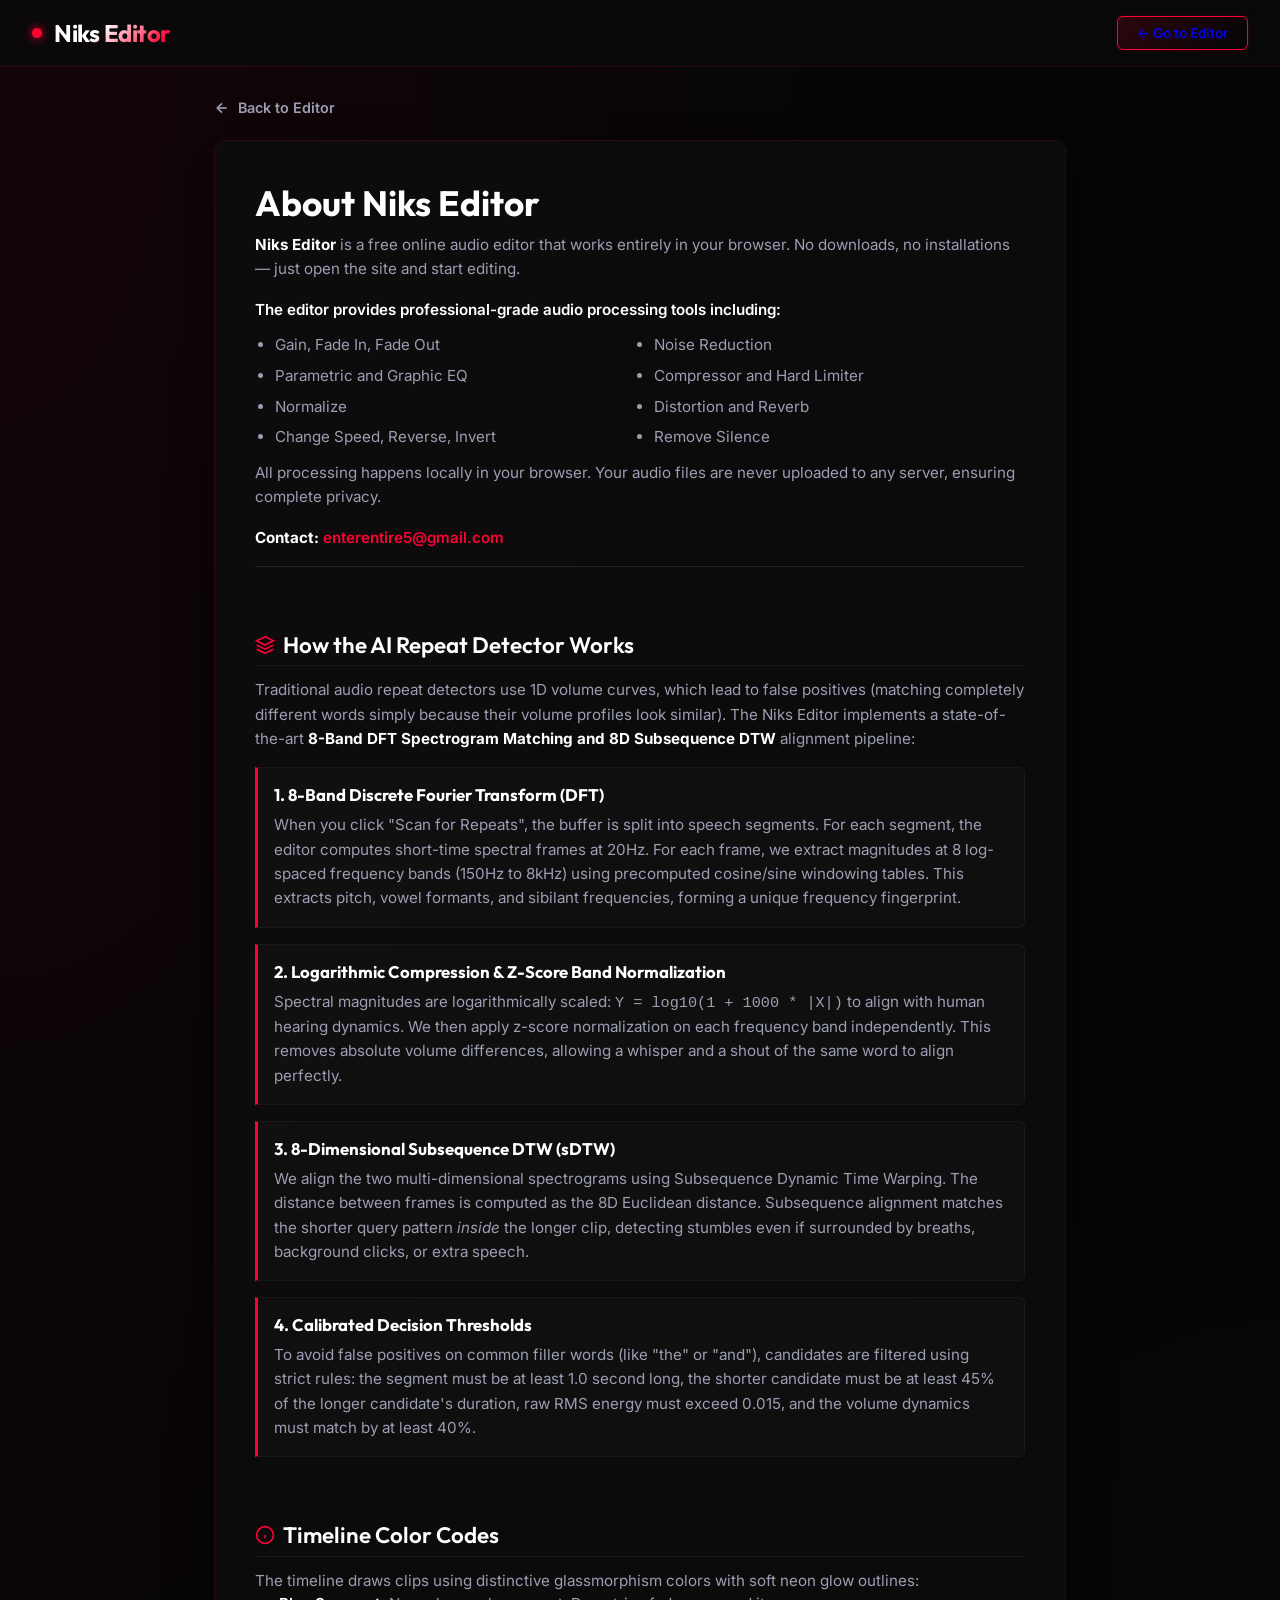
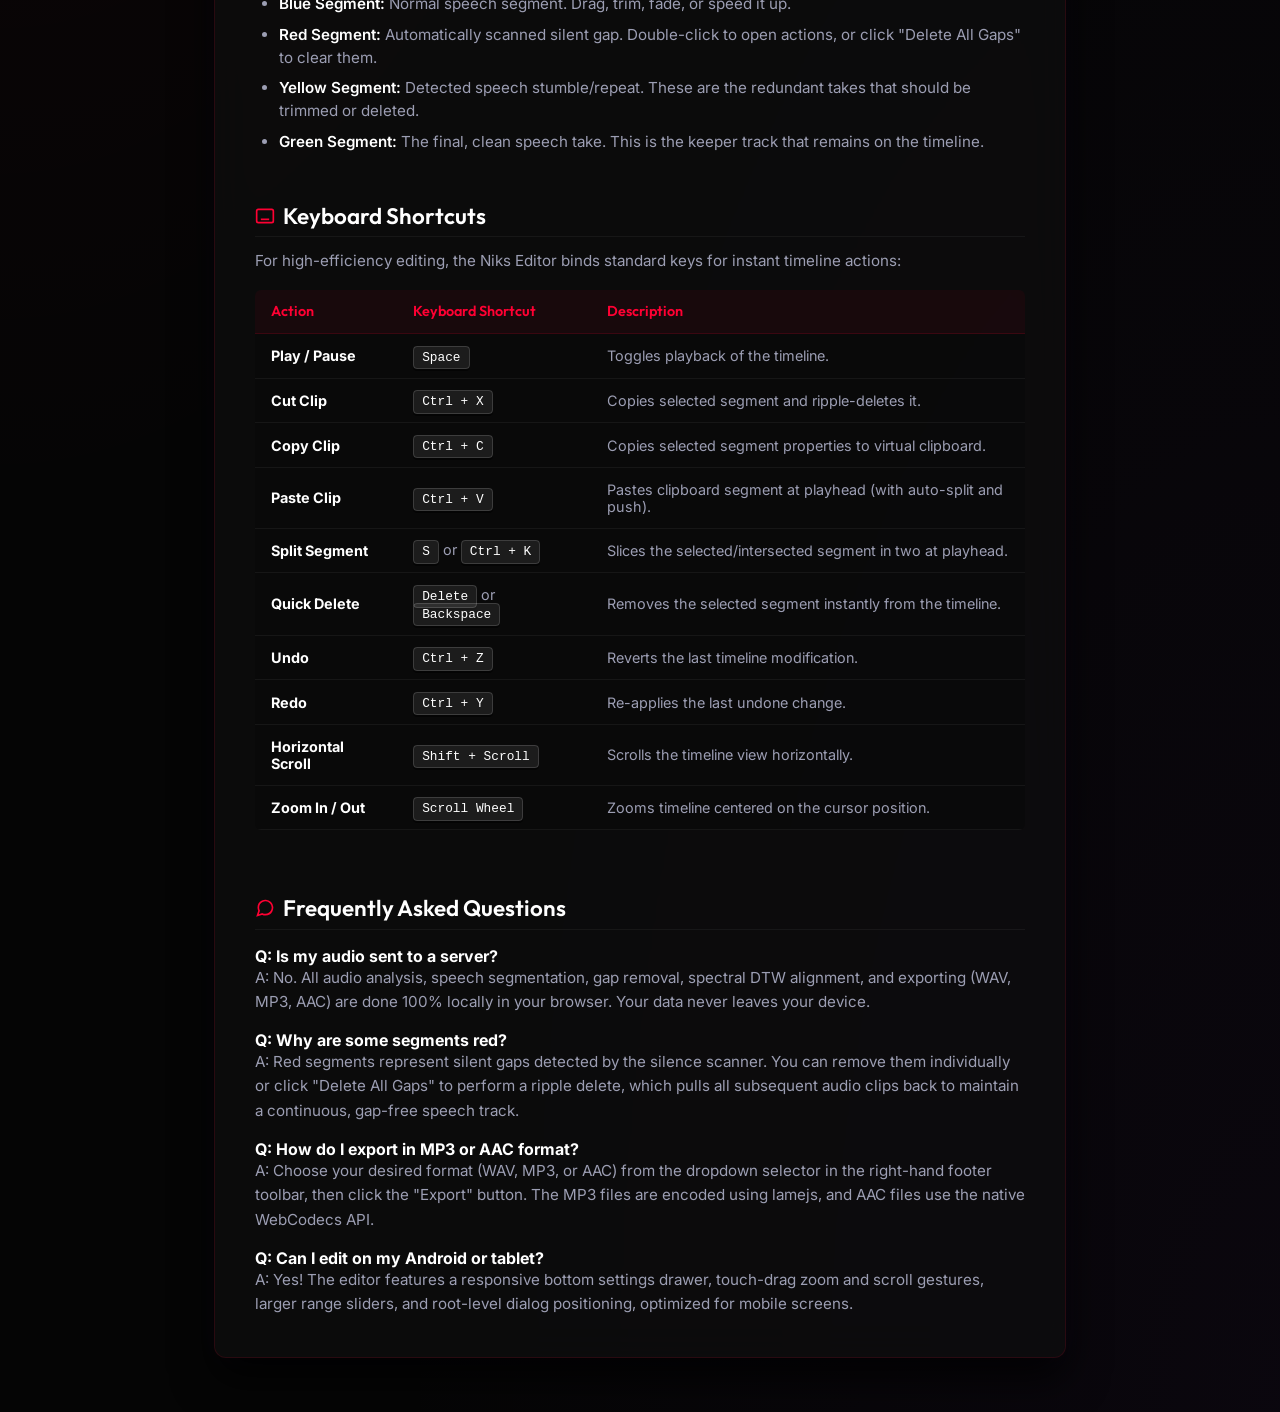
<file: about.html>
<!DOCTYPE html>
<html lang="en">
<head>
    <meta charset="UTF-8">
    <meta name="viewport" content="width=device-width, initial-scale=1.0">
    
    <!-- SEO Meta Tags -->
    <title>About & Help | Niks Editor - Spectral Repeat Detection Suite</title>
    <meta name="description" content="Discover how the Niks Editor uses advanced 8-band spectral analysis, log compression, and 8D subsequence DTW algorithms to identify speech stumbles and silence gaps online.">
    <meta name="keywords" content="audio editor online, speech repeat detector, audio spectrogram matching, remove silence gaps, speech stumble remover, subsequence dtw audio, online wave editor, voice cleaner tool">
    <meta name="author" content="Niks Audio Suite">
    
    <!-- Link main style sheet for global dark gradients and styling -->
    <link rel="stylesheet" href="styles.css">
    
    <!-- Page Specific Styles overrides -->
    <style>
        body {
            overflow-y: auto !important; /* Allow scroll since this is an article page */
            height: auto;
            min-height: 100vh;
        }
        .about-container {
            max-width: 900px;
            margin: 2rem auto 4rem auto;
            padding: 0 1.5rem;
        }
        .about-card {
            background: rgba(15, 15, 15, 0.7);
            border: 1px solid rgba(255, 0, 50, 0.12);
            border-radius: 12px;
            padding: 2.5rem;
            backdrop-filter: blur(20px);
            box-shadow: 0 20px 40px rgba(0, 0, 0, 0.8), 0 0 25px rgba(147, 51, 234, 0.05);
            display: flex;
            flex-direction: column;
            gap: 1.5rem;
        }
        .about-header {
            border-bottom: 1px solid rgba(255, 255, 255, 0.1);
            padding-bottom: 1rem;
            margin-bottom: 1rem;
        }
        .about-header h1 {
            font-family: 'Outfit', sans-serif;
            font-size: 2.2rem;
            font-weight: 700;
            background: linear-gradient(135deg, #fff 40%, var(--primary-red) 80%, var(--primary-purple) 100%);
            -webkit-background-clip: text;
            -webkit-text-fill-color: transparent;
            margin-bottom: 0.5rem;
        }
        .about-card h2 {
            font-family: 'Outfit', sans-serif;
            color: #fff;
            font-size: 1.4rem;
            font-weight: 600;
            margin-top: 1.5rem;
            margin-bottom: 0.75rem;
            border-bottom: 1px solid rgba(255, 255, 255, 0.05);
            padding-bottom: 0.4rem;
            display: flex;
            align-items: center;
            gap: 0.5rem;
        }
        .about-card h2 svg {
            color: var(--primary-red);
        }
        .about-card p {
            font-size: 0.95rem;
            line-height: 1.6;
            color: var(--text-muted);
        }
        .about-card ul {
            padding-left: 1.5rem;
            display: flex;
            flex-direction: column;
            gap: 0.5rem;
        }
        .about-card li {
            font-size: 0.95rem;
            color: var(--text-muted);
            line-height: 1.5;
        }
        .about-card strong {
            color: #fff;
        }
        .highlight-red {
            color: var(--primary-red);
            font-weight: 600;
        }
        .highlight-purple {
            color: var(--primary-purple);
            font-weight: 600;
        }
        .highlight-yellow {
            color: var(--repeat-color);
            font-weight: 600;
        }
        .highlight-green {
            color: var(--final-color);
            font-weight: 600;
        }
        .btn-back {
            display: inline-flex;
            align-items: center;
            gap: 0.5rem;
            color: var(--text-muted);
            text-decoration: none;
            font-weight: 600;
            font-size: 0.9rem;
            margin-bottom: 1.5rem;
            transition: all 0.2s ease;
            width: fit-content;
        }
        .btn-back:hover {
            color: var(--primary-red);
            text-shadow: 0 0 8px var(--primary-red-glow);
        }
        .shortcut-table {
            width: 100%;
            border-collapse: collapse;
            margin: 1rem 0;
            background: rgba(0, 0, 0, 0.2);
            border-radius: 6px;
            overflow: hidden;
        }
        .shortcut-table th, .shortcut-table td {
            padding: 0.8rem 1rem;
            text-align: left;
            border-bottom: 1px solid rgba(255, 255, 255, 0.05);
            font-size: 0.9rem;
        }
        .shortcut-table th {
            font-family: 'Outfit', sans-serif;
            color: var(--primary-red);
            font-weight: 600;
            background: rgba(255, 0, 50, 0.06);
            border-bottom: 1px solid rgba(255, 0, 50, 0.15);
        }
        .shortcut-table td {
            color: var(--text-muted);
        }
        .shortcut-key {
            background: rgba(255, 255, 255, 0.08);
            border: 1px solid rgba(255, 255, 255, 0.15);
            border-radius: 4px;
            padding: 0.2rem 0.5rem;
            font-family: monospace;
            font-size: 0.8rem;
            color: #fff;
            box-shadow: 0 2px 0 rgba(0,0,0,0.5);
        }
        .algo-step {
            background: rgba(255, 255, 255, 0.02);
            border: 1px solid rgba(255, 255, 255, 0.04);
            border-left: 3px solid var(--primary-red);
            padding: 1rem;
            border-radius: 0 6px 6px 0;
            margin-bottom: 1rem;
        }
        .algo-step h3 {
            font-family: 'Outfit', sans-serif;
            color: #fff;
            font-size: 1.05rem;
            margin-bottom: 0.5rem;
        }
        @media (max-width: 768px) {
            .about-card {
                padding: 1.5rem;
            }
            .about-header h1 {
                font-size: 1.8rem;
            }
            .shortcut-table th, .shortcut-table td {
                padding: 0.6rem 0.75rem;
                font-size: 0.8rem;
            }
        }
    </style>
</head>
<body>

    <!-- Header Panel -->
    <header>
        <div class="brand">
            <span class="brand-dot"></span>
            <h1>Niks Editor</h1>
        </div>
        <div>
            <a href="index.html" class="file-label-btn" style="text-decoration: none;">
                ← Go to Editor
            </a>
        </div>
    </header>
 
    <div class="about-container">
        <a href="index.html" class="btn-back" id="back-to-editor-btn">
            <svg viewBox="0 0 24 24" fill="none" stroke="currentColor" stroke-width="2.5" width="16" height="16">
                <line x1="19" y1="12" x2="5" y2="12"></line>
                <polyline points="12 19 5 12 12 5"></polyline>
            </svg>
            Back to Editor
        </a>
 
        <main class="about-card">
            <!-- Header Section -->
            <div class="about-header">
                <h1>About Niks Editor</h1>
                <p><strong>Niks Editor</strong> is a free online audio editor that works entirely in your browser. No downloads, no installations — just open the site and start editing.</p>
                
                <p style="margin-top: 1rem; font-weight: 600; color: #fff;">The editor provides professional-grade audio processing tools including:</p>
                <ul style="margin: 0.75rem 0; display: grid; grid-template-columns: 1fr 1fr; gap: 0.5rem; padding-left: 1.25rem; list-style-type: disc;">
                    <li>Gain, Fade In, Fade Out</li>
                    <li>Noise Reduction</li>
                    <li>Parametric and Graphic EQ</li>
                    <li>Compressor and Hard Limiter</li>
                    <li>Normalize</li>
                    <li>Distortion and Reverb</li>
                    <li>Change Speed, Reverse, Invert</li>
                    <li>Remove Silence</li>
                </ul>
                
                <p style="margin-top: 0.75rem;">All processing happens locally in your browser. Your audio files are never uploaded to any server, ensuring complete privacy.</p>
                <p style="margin-top: 1rem;"><strong>Contact:</strong> <a href="mailto:enterentire5@gmail.com" class="highlight-red" style="text-decoration: none;">enterentire5@gmail.com</a></p>
            </div>

            <!-- Algorithmic Section -->
            <section>
                <h2>
                    <svg viewBox="0 0 24 24" fill="none" stroke="currentColor" stroke-width="2" width="20" height="20">
                        <polygon points="12 2 2 7 12 12 22 7 12 2"></polygon>
                        <polyline points="2 17 12 22 22 17"></polyline>
                        <polyline points="2 12 12 17 22 12"></polyline>
                    </svg>
                    How the AI Repeat Detector Works
                </h2>
                <p>Traditional audio repeat detectors use 1D volume curves, which lead to false positives (matching completely different words simply because their volume profiles look similar). The Niks Editor implements a state-of-the-art <strong>8-Band DFT Spectrogram Matching and 8D Subsequence DTW</strong> alignment pipeline:</p>
                
                <div class="algo-step" style="margin-top: 1rem;">
                    <h3>1. 8-Band Discrete Fourier Transform (DFT)</h3>
                    <p>When you click "Scan for Repeats", the buffer is split into speech segments. For each segment, the editor computes short-time spectral frames at 20Hz. For each frame, we extract magnitudes at 8 log-spaced frequency bands (150Hz to 8kHz) using precomputed cosine/sine windowing tables. This extracts pitch, vowel formants, and sibilant frequencies, forming a unique frequency fingerprint.</p>
                </div>

                <div class="algo-step">
                    <h3>2. Logarithmic Compression & Z-Score Band Normalization</h3>
                    <p>Spectral magnitudes are logarithmically scaled: <code>Y = log10(1 + 1000 * |X|)</code> to align with human hearing dynamics. We then apply z-score normalization on each frequency band independently. This removes absolute volume differences, allowing a whisper and a shout of the same word to align perfectly.</p>
                </div>

                <div class="algo-step">
                    <h3>3. 8-Dimensional Subsequence DTW (sDTW)</h3>
                    <p>We align the two multi-dimensional spectrograms using Subsequence Dynamic Time Warping. The distance between frames is computed as the 8D Euclidean distance. Subsequence alignment matches the shorter query pattern <em>inside</em> the longer clip, detecting stumbles even if surrounded by breaths, background clicks, or extra speech.</p>
                </div>

                <div class="algo-step">
                    <h3>4. Calibrated Decision Thresholds</h3>
                    <p>To avoid false positives on common filler words (like "the" or "and"), candidates are filtered using strict rules: the segment must be at least 1.0 second long, the shorter candidate must be at least 45% of the longer candidate's duration, raw RMS energy must exceed 0.015, and the volume dynamics must match by at least 40%.</p>
                </div>
            </section>

            <!-- User Manual & Timeline colorcodes -->
            <section>
                <h2>
                    <svg viewBox="0 0 24 24" fill="none" stroke="currentColor" stroke-width="2" width="20" height="20">
                        <circle cx="12" cy="12" r="10"></circle>
                        <line x1="12" y1="16" x2="12" y2="12"></line>
                        <line x1="12" y1="8" x2="12.01" y2="8"></line>
                    </svg>
                    Timeline Color Codes
                </h2>
                <p>The timeline draws clips using distinctive glassmorphism colors with soft neon glow outlines:</p>
                <ul>
                    <li><strong class="highlight-purple">Blue Segment:</strong> Normal speech segment. Drag, trim, fade, or speed it up.</li>
                    <li><strong class="highlight-red">Red Segment:</strong> Automatically scanned silent gap. Double-click to open actions, or click "Delete All Gaps" to clear them.</li>
                    <li><strong class="highlight-yellow">Yellow Segment:</strong> Detected speech stumble/repeat. These are the redundant takes that should be trimmed or deleted.</li>
                    <li><strong class="highlight-green">Green Segment:</strong> The final, clean speech take. This is the keeper track that remains on the timeline.</li>
                </ul>
            </section>

            <!-- Keyboard Shortcuts -->
            <section>
                <h2>
                    <svg viewBox="0 0 24 24" fill="none" stroke="currentColor" stroke-width="2" width="20" height="20">
                        <rect x="2" y="4" width="20" height="16" rx="2" ry="2"></rect>
                        <line x1="6" y1="8" x2="6" y2="8"></line>
                        <line x1="10" y1="8" x2="10" y2="8"></line>
                        <line x1="14" y1="8" x2="14" y2="8"></line>
                        <line x1="18" y1="8" x2="18" y2="8"></line>
                        <line x1="6" y1="12" x2="6" y2="12"></line>
                        <line x1="18" y1="12" x2="18" y2="12"></line>
                        <line x1="7" y1="16" x2="17" y2="16"></line>
                    </svg>
                    Keyboard Shortcuts
                </h2>
                <p>For high-efficiency editing, the Niks Editor binds standard keys for instant timeline actions:</p>
                
                <table class="shortcut-table" id="shortcuts-reference-table">
                    <thead>
                        <tr>
                            <th>Action</th>
                            <th>Keyboard Shortcut</th>
                            <th>Description</th>
                        </tr>
                    </thead>
                    <tbody>
                        <tr>
                            <td><strong>Play / Pause</strong></td>
                            <td><span class="shortcut-key">Space</span></td>
                            <td>Toggles playback of the timeline.</td>
                        </tr>
                        <tr>
                            <td><strong>Cut Clip</strong></td>
                            <td><span class="shortcut-key">Ctrl + X</span></td>
                            <td>Copies selected segment and ripple-deletes it.</td>
                        </tr>
                        <tr>
                            <td><strong>Copy Clip</strong></td>
                            <td><span class="shortcut-key">Ctrl + C</span></td>
                            <td>Copies selected segment properties to virtual clipboard.</td>
                        </tr>
                        <tr>
                            <td><strong>Paste Clip</strong></td>
                            <td><span class="shortcut-key">Ctrl + V</span></td>
                            <td>Pastes clipboard segment at playhead (with auto-split and push).</td>
                        </tr>
                        <tr>
                            <td><strong>Split Segment</strong></td>
                            <td><span class="shortcut-key">S</span> or <span class="shortcut-key">Ctrl + K</span></td>
                            <td>Slices the selected/intersected segment in two at playhead.</td>
                        </tr>
                        <tr>
                            <td><strong>Quick Delete</strong></td>
                            <td><span class="shortcut-key">Delete</span> or <span class="shortcut-key">Backspace</span></td>
                            <td>Removes the selected segment instantly from the timeline.</td>
                        </tr>
                        <tr>
                            <td><strong>Undo</strong></td>
                            <td><span class="shortcut-key">Ctrl + Z</span></td>
                            <td>Reverts the last timeline modification.</td>
                        </tr>
                        <tr>
                            <td><strong>Redo</strong></td>
                            <td><span class="shortcut-key">Ctrl + Y</span></td>
                            <td>Re-applies the last undone change.</td>
                        </tr>
                        <tr>
                            <td><strong>Horizontal Scroll</strong></td>
                            <td><span class="shortcut-key">Shift + Scroll</span></td>
                            <td>Scrolls the timeline view horizontally.</td>
                        </tr>
                        <tr>
                            <td><strong>Zoom In / Out</strong></td>
                            <td><span class="shortcut-key">Scroll Wheel</span></td>
                            <td>Zooms timeline centered on the cursor position.</td>
                        </tr>
                    </tbody>
                </table>
            </section>

            <!-- FAQs and Search Queries -->
            <section>
                <h2>
                    <svg viewBox="0 0 24 24" fill="none" stroke="currentColor" stroke-width="2" width="20" height="20">
                        <path d="M21 11.5a8.38 8.38 0 0 1-.9 3.8 8.5 8.5 0 0 1-7.6 4.7 8.38 8.38 0 0 1-3.8-.9L3 21l1.9-5.7a8.38 8.38 0 0 1-.9-3.8 8.5 8.5 0 0 1 4.7-7.6 8.38 8.38 0 0 1 3.8-.9h.5a8.48 8.48 0 0 1 8 8v.5z"></path>
                    </svg>
                    Frequently Asked Questions
                </h2>
                
                <div style="display: flex; flex-direction: column; gap: 1rem; margin-top: 1rem;">
                    <div>
                        <strong>Q: Is my audio sent to a server?</strong>
                        <p>A: No. All audio analysis, speech segmentation, gap removal, spectral DTW alignment, and exporting (WAV, MP3, AAC) are done 100% locally in your browser. Your data never leaves your device.</p>
                    </div>
                    <div>
                        <strong>Q: Why are some segments red?</strong>
                        <p>A: Red segments represent silent gaps detected by the silence scanner. You can remove them individually or click "Delete All Gaps" to perform a ripple delete, which pulls all subsequent audio clips back to maintain a continuous, gap-free speech track.</p>
                    </div>
                    <div>
                        <strong>Q: How do I export in MP3 or AAC format?</strong>
                        <p>A: Choose your desired format (WAV, MP3, or AAC) from the dropdown selector in the right-hand footer toolbar, then click the "Export" button. The MP3 files are encoded using lamejs, and AAC files use the native WebCodecs API.</p>
                    </div>
                    <div>
                        <strong>Q: Can I edit on my Android or tablet?</strong>
                        <p>A: Yes! The editor features a responsive bottom settings drawer, touch-drag zoom and scroll gestures, larger range sliders, and root-level dialog positioning, optimized for mobile screens.</p>
                    </div>
                </div>
            </section>
        </main>
    </div>

</body>
</html>
</file>
<file: styles.css>
/* 
  styles.css
  Theme color: Red-Black
  Modern, beautiful, dark glassmorphism layout with neon accents,
  custom styled controls, and responsive styling for mobile (Android).
*/

@import url('https://fonts.googleapis.com/css2?family=Inter:wght@300;400;500;600;700&family=Outfit:wght@400;500;600;700&display=swap');

:root {
  --bg-base: #050505; /* Pure dark black */
  --bg-panel: rgba(15, 15, 15, 0.85); /* Black/grey glassmorphism */
  --bg-hover: rgba(147, 51, 234, 0.12); /* Very subtle purple hover */
  --border-color: rgba(255, 0, 50, 0.15); /* Keep red-tinted border */
  --border-purple: rgba(168, 85, 247, 0.15); /* Purple border option */
  --primary-red: #ff0033; /* Pure red */
  --primary-red-glow: rgba(255, 0, 51, 0.4);
  --primary-purple: #9333ea; /* Standard purple, not overly bright */
  --primary-purple-glow: rgba(147, 51, 234, 0.25); /* Subtle glow */
  --text-main: #ffffff; /* Crisp white */
  --text-muted: #9c9eb3; /* Default slightly muted gray */
  
  --gap-color: #ef4444;
  --repeat-color: #d97706;
  --final-color: #059669;
}

* {
  box-sizing: border-box;
  margin: 0;
  padding: 0;
  -webkit-tap-highlight-color: transparent;
}

body {
  font-family: 'Inter', -apple-system, BlinkMacSystemFont, "Segoe UI", Roboto, sans-serif;
  background-color: var(--bg-base);
  background-image: 
    radial-gradient(at 0% 0%, rgba(255, 0, 51, 0.06) 0px, transparent 50%),
    radial-gradient(at 100% 100%, rgba(147, 51, 234, 0.04) 0px, transparent 50%); /* Red/Subtle Purple glow */
  color: var(--text-main);
  height: 100vh;
  height: 100dvh;
  display: flex;
  flex-direction: column;
  overflow: hidden; /* Fits in one window */
}

header {
  background-color: rgba(10, 10, 10, 0.85);
  backdrop-filter: blur(12px);
  border-bottom: 1px solid var(--border-color);
  padding: 1rem 2rem;
  display: flex;
  justify-content: space-between;
  align-items: center;
  position: sticky;
  top: 0;
  z-index: 50;
}

.brand {
  display: flex;
  align-items: center;
  gap: 0.75rem;
}

.brand h1 {
  font-family: 'Outfit', sans-serif;
  font-size: 1.5rem;
  font-weight: 700;
  letter-spacing: -0.5px;
  background: linear-gradient(135deg, #fff 40%, var(--primary-red) 90%, var(--primary-purple) 100%);
  -webkit-background-clip: text;
  -webkit-text-fill-color: transparent;
}

.brand-dot {
  width: 10px;
  height: 10px;
  background-color: var(--primary-red);
  border-radius: 50%;
  box-shadow: 0 0 10px var(--primary-red);
  animation: pulse-glow 2s infinite alternate;
}

.header-nav {
  display: flex;
  align-items: center;
  margin-right: auto;
  margin-left: 2rem;
}

.nav-link {
  color: var(--text-muted);
  text-decoration: none;
  font-size: 0.9rem;
  font-weight: 500;
  transition: all 0.2s ease;
  border-bottom: 1.5px dashed transparent;
  padding-bottom: 2px;
}

.nav-link:hover {
  color: var(--primary-red);
  border-color: var(--primary-red);
  text-shadow: 0 0 8px var(--primary-red-glow);
}

/* Header File / URL loader layout */
.loader-panel {
  display: flex;
  align-items: center;
  gap: 1rem;
}

.input-group {
  display: flex;
  background: rgba(0, 0, 0, 0.6);
  border: 1px solid var(--border-color);
  border-radius: 6px;
  overflow: hidden;
}

.input-group input[type="text"] {
  background: transparent;
  border: none;
  padding: 0.5rem 1rem;
  color: #fff;
  font-size: 0.85rem;
  outline: none;
  min-width: 220px;
}

.btn-secondary {
  background: var(--bg-hover);
  border: none;
  border-left: 1px solid var(--border-color);
  color: #fff;
  padding: 0.5rem 1rem;
  font-size: 0.85rem;
  font-weight: 500;
  cursor: pointer;
  transition: all 0.2s ease;
}

.btn-secondary:hover {
  background: var(--primary-red);
  color: #fff;
}

.file-label-btn {
  display: inline-flex;
  align-items: center;
  gap: 0.5rem;
  background: linear-gradient(135deg, rgba(255, 0, 51, 0.15) 0%, rgba(0, 0, 0, 0.4) 100%);
  border: 1px solid var(--primary-red);
  padding: 0.5rem 1.2rem;
  border-radius: 6px;
  font-size: 0.85rem;
  font-weight: 600;
  cursor: pointer;
  transition: all 0.2s ease;
  box-shadow: 0 0 5px rgba(255, 0, 51, 0.15);
}

.file-label-btn:hover {
  background: var(--primary-red);
  box-shadow: 0 0 12px var(--primary-red-glow);
}

input[type="file"] {
  display: none;
}

/* Main Layout Grid */
.app-container {
  display: flex;
  flex-direction: column;
  flex: 1;
  min-height: 0;
  overflow: hidden;
  position: relative;
}

/* Sidebar Styling */
.sidebar {
  background-color: var(--bg-panel);
  backdrop-filter: blur(16px);
  border-bottom: 1px solid var(--border-color);
  padding: 1rem 1.5rem;
  display: grid;
  grid-template-columns: 1.15fr 1.15fr 0.7fr;
  gap: 1.5rem;
  height: auto;
  overflow-y: visible;
  flex-shrink: 0;
}

.panel-card {
  background: rgba(10, 10, 10, 0.6);
  border: 1px solid rgba(255, 255, 255, 0.05);
  border-radius: 8px;
  padding: 1rem;
  transition: all 0.25s ease;
}

.panel-card:hover {
  background: rgba(15, 15, 15, 0.75);
  border-color: rgba(255, 0, 50, 0.25);
  box-shadow: 0 4px 20px rgba(0, 0, 0, 0.4), 0 0 10px rgba(147, 51, 234, 0.15); /* Very subtle purple glow */
}

.panel-card h2 {
  font-family: 'Outfit', sans-serif;
  font-size: 0.95rem;
  font-weight: 600;
  text-transform: uppercase;
  letter-spacing: 0.5px;
  color: var(--text-muted);
  margin-bottom: 1rem;
  display: flex;
  align-items: center;
  gap: 0.5rem;
  min-height: 24px;
  white-space: nowrap;
  flex-shrink: 0;
}

/* Sliders and controls inside cards */
.control-row {
  display: flex;
  flex-direction: column;
  gap: 0.5rem;
  margin-bottom: 1rem;
}

.eq-label .short-text {
  display: none;
}
.eq-label .full-text {
  display: inline;
}

.control-row:last-child {
  margin-bottom: 0;
}

.control-header {
  display: flex;
  justify-content: space-between;
  font-size: 0.8rem;
  color: var(--text-muted);
}

.control-val {
  font-family: monospace;
  color: var(--primary-red);
  font-weight: bold;
}

/* Custom Slider Styling */
input[type="range"] {
  -webkit-appearance: none;
  width: 100%;
  background: rgba(255, 255, 255, 0.1);
  height: 4px;
  border-radius: 2px;
  outline: none;
}

input[type="range"]::-webkit-slider-thumb {
  -webkit-appearance: none;
  width: 14px;
  height: 14px;
  border-radius: 50%;
  background: var(--primary-red);
  cursor: pointer;
  box-shadow: 0 0 8px rgba(147, 51, 234, 0.4); /* Slight purple glow */
  transition: transform 0.1s ease;
}

input[type="range"]::-webkit-slider-thumb:hover {
  transform: scale(1.2);
  box-shadow: 0 0 12px var(--primary-purple-glow);
}

/* Checkbox Toggle Styling */
.switch-row {
  display: flex;
  justify-content: space-between;
  align-items: center;
  margin-bottom: 0.75rem;
}

.switch-label {
  font-size: 0.85rem;
  font-weight: 500;
}

.switch {
  position: relative;
  display: inline-block;
  width: 44px;
  height: 22px;
}

.switch input {
  opacity: 0;
  width: 0;
  height: 0;
}

.slider {
  position: absolute;
  cursor: pointer;
  top: 0;
  left: 0;
  right: 0;
  bottom: 0;
  background-color: rgba(255, 255, 255, 0.1);
  transition: .3s;
  border-radius: 34px;
  border: 1px solid rgba(255, 255, 255, 0.05);
}

.slider:before {
  position: absolute;
  content: "";
  height: 16px;
  width: 16px;
  left: 2px;
  bottom: 2px;
  background-color: #fff;
  transition: .3s;
  border-radius: 50%;
}

input:checked + .slider {
  background-color: var(--primary-red);
  box-shadow: 0 0 8px var(--primary-red-glow);
}

input:checked + .slider:before {
  transform: translateX(22px);
}

/* Main Timeline Panel */
.main-workspace {
  display: flex;
  flex-direction: column;
  flex: 1;
  height: auto;
  min-height: 0;
  overflow: hidden;
}

/* 5-Band EQ Desktop Modal Styling */
#eq-panel-card {
  display: none;
}

#eq-panel-card.modal-view {
  display: grid !important;
  grid-template-columns: 1fr 1fr 1fr 1fr 1fr !important;
  gap: 0.5rem !important;
  position: fixed !important;
  top: 50% !important;
  left: 50% !important;
  transform: translate(-50%, -50%) !important;
  width: 92% !important;
  max-width: 500px !important;
  z-index: 1600 !important;
  background: rgba(15, 15, 15, 0.96) !important;
  border: 1px solid var(--primary-red) !important;
  box-shadow: 0 20px 50px rgba(0, 0, 0, 0.9), 0 0 25px rgba(255, 0, 50, 0.25) !important;
  border-radius: 12px !important;
  padding: 1.5rem !important;
  margin-bottom: 0 !important;
  max-height: 90vh !important;
  overflow-y: auto !important;
}

#eq-panel-card.modal-view > div:first-child {
  grid-column: 1 / -1 !important;
}

#eq-panel-card.modal-view .switch-row {
  grid-column: 1 / -1 !important;
  margin-bottom: 1rem !important;
}

#eq-panel-card.modal-view #close-eq-modal {
  display: inline-flex !important;
}

#close-scanner-modal {
  display: none;
}

.mobile-top-actions,
.mobile-export-container,
.mobile-only-drawer {
  display: none;
}

/* Standalone Export Select styling */
.export-select-standalone {
  width: 100%;
  background: rgba(0, 0, 0, 0.65);
  border: 1px solid var(--border-color);
  border-radius: 6px;
  color: #fff;
  padding: 0.65rem 1rem;
  font-size: 0.9rem;
  font-weight: 500;
  outline: none;
  cursor: pointer;
  appearance: none;
  -webkit-appearance: none;
  -moz-appearance: none;
  text-align: center;
  background-image: url("data:image/svg+xml;utf8,<svg xmlns='http://www.w3.org/2000/svg' width='12' height='12' fill='white'><path d='M3 4.5L6 7.5L9 4.5' stroke='white' stroke-width='1.5' fill='none' stroke-linecap='round'/></svg>");
  background-repeat: no-repeat;
  background-position: right 15px center;
  padding-right: 32px;
  transition: all 0.2s ease;
}

.export-select-standalone:focus {
  border-color: var(--primary-purple);
  box-shadow: 0 0 12px rgba(168, 85, 247, 0.3);
}

.export-select-standalone option {
  background-color: #0f0c16;
  color: #fff;
}

/* Timeline Ruler and Canvas container */
.timeline-wrapper {
  flex: 1;
  position: relative;
  overflow: hidden;
  background: #0a0a0a;
  border-bottom: 1px solid var(--border-color);
}

#timeline-canvas {
  width: 100%;
  height: 100%;
  display: block;
}

/* Hover Action Popover card */
.timeline-popover {
  position: fixed;
  display: none;
  background: rgba(10, 10, 10, 0.96);
  border: 1px solid rgba(147, 51, 234, 0.45); /* Neon purple border */
  backdrop-filter: blur(12px);
  border-radius: 8px;
  padding: 0.75rem;
  box-shadow: 0 10px 25px rgba(0, 0, 0, 0.9), 0 0 15px rgba(147, 51, 234, 0.25); /* Purple neon glow */
  z-index: 1000; /* Force overlay on top of all containers */
  pointer-events: auto;
  min-width: 180px;
}

.popover-title {
  font-size: 0.8rem;
  font-weight: 600;
  color: var(--text-muted);
  margin-bottom: 0.5rem;
  border-bottom: 1px solid rgba(255, 255, 255, 0.08);
  padding-bottom: 0.25rem;
  text-transform: uppercase;
  letter-spacing: 0.5px;
}

.popover-actions {
  display: flex;
  flex-direction: column;
  gap: 0.35rem;
}

.popover-btn {
  background: rgba(255, 255, 255, 0.04);
  border: 1px solid rgba(255, 255, 255, 0.08);
  color: #fff;
  font-size: 0.8rem;
  padding: 0.4rem;
  border-radius: 4px;
  cursor: pointer;
  text-align: left;
  transition: all 0.15s ease;
}

.popover-btn:hover {
  background: var(--primary-red);
  border-color: var(--primary-red);
}

/* Toolbar Control Panel */
.toolbar {
  background-color: rgba(10, 10, 10, 0.9);
  backdrop-filter: blur(10px);
  padding: 1rem 2rem;
  display: flex;
  justify-content: space-between;
  align-items: center;
  flex-wrap: nowrap; /* Keep single row on desktop */
  gap: 1.5rem;
  flex-shrink: 0;
}

/* Left toolbar controls: Play, Pause, Record */
.transport-controls {
  display: flex;
  align-items: center;
  gap: 0.75rem;
}

.btn-primary {
  display: inline-flex;
  align-items: center;
  gap: 0.5rem;
  background: var(--primary-red);
  color: #fff;
  border: none;
  padding: 0.65rem 1.4rem;
  border-radius: 6px;
  font-size: 0.9rem;
  font-weight: 600;
  cursor: pointer;
  transition: all 0.2s ease;
  box-shadow: 0 0 10px rgba(147, 51, 234, 0.25); /* Slight purple glow */
}

.btn-primary:hover:not(:disabled) {
  background: #ff2255;
  box-shadow: 0 0 15px rgba(147, 51, 234, 0.4);
  transform: translateY(-1px);
}

.btn-primary:active:not(:disabled) {
  transform: translateY(1px);
}

.btn-primary:disabled {
  background: rgba(100, 100, 100, 0.2);
  color: var(--text-muted);
  box-shadow: none;
  cursor: not-allowed;
}

.btn-icon {
  background: rgba(255, 255, 255, 0.05);
  border: 1px solid rgba(255, 255, 255, 0.08);
  color: #fff;
  width: 42px;
  height: 42px;
  border-radius: 6px;
  display: inline-flex;
  align-items: center;
  justify-content: center;
  cursor: pointer;
  transition: all 0.2s ease;
}

.btn-icon:hover:not(:disabled) {
  background: rgba(255, 255, 255, 0.1);
  border-color: rgba(255, 255, 255, 0.2);
}

.btn-icon:disabled {
  opacity: 0.3;
  cursor: not-allowed;
}

#rec-btn {
  background: rgba(255, 0, 51, 0.08);
  border: 1px solid var(--primary-red);
  color: var(--primary-red);
}

#rec-btn.recording {
  background: var(--primary-red);
  color: #fff;
  animation: pulse-border 1.5s infinite alternate;
}

.rec-dot {
  width: 8px;
  height: 8px;
  background-color: var(--primary-red);
  border-radius: 50%;
  display: inline-block;
}

#rec-btn.recording .rec-dot {
  background-color: #fff;
}

/* Timecode Display */
.time-display-container {
  font-family: 'Outfit', monospace;
  font-size: 1.4rem;
  font-weight: 500;
  letter-spacing: 0.5px;
  color: #fff;
  background: rgba(0, 0, 0, 0.5);
  border: 1px solid rgba(255, 255, 255, 0.05);
  padding: 0.4rem 1rem;
  border-radius: 6px;
  display: flex;
  align-items: center;
  gap: 0.5rem;
}

.rec-status {
  display: none;
  align-items: center;
  gap: 0.5rem;
  color: var(--primary-red);
  font-size: 0.8rem;
  font-weight: bold;
}

/* Right toolbar controls: Zoom, Undo, Redo, Export */
.toolbar-right {
  display: flex;
  align-items: center;
  gap: 0.5rem;
}

.action-controls {
  display: flex;
  align-items: center;
  gap: 0.5rem;
}

/* Loading Glassmorphism Overlay */
.loading-overlay {
  position: fixed;
  top: 0;
  left: 0;
  right: 0;
  bottom: 0;
  background: rgba(7, 7, 7, 0.85);
  backdrop-filter: blur(8px);
  z-index: 1000;
  display: none;
  flex-direction: column;
  justify-content: center;
  align-items: center;
  gap: 1.5rem;
}

.spinner {
  width: 50px;
  height: 50px;
  border: 3px solid rgba(147, 51, 234, 0.12); /* Subtle purple ring */
  border-top: 3px solid var(--primary-red); /* Red active spinner */
  border-radius: 50%;
  animation: spin 1s linear infinite;
  box-shadow: 0 0 10px rgba(147, 51, 234, 0.2);
}

.loading-text {
  font-family: 'Outfit', sans-serif;
  font-size: 1.1rem;
  font-weight: 500;
  color: #fff;
  letter-spacing: 0.5px;
}

/* Keyframes animations */
@keyframes spin {
  0% { transform: rotate(0deg); }
  100% { transform: rotate(360deg); }
}

@keyframes pulse-glow {
  0% {
    background-color: var(--primary-red);
    box-shadow: 0 0 5px var(--primary-red);
    opacity: 0.8;
  }
  50% {
    background-color: #d92655;
    box-shadow: 0 0 10px rgba(147, 51, 234, 0.3);
    opacity: 0.9;
  }
  100% {
    background-color: var(--primary-red);
    box-shadow: 0 0 15px rgba(255, 0, 51, 0.6);
    opacity: 1;
  }
}

@keyframes pulse-border {
  0% {
    box-shadow: 0 0 5px rgba(255, 0, 51, 0.3);
  }
  100% {
    box-shadow: 0 0 15px rgba(255, 0, 51, 0.8);
  }
}

.pulsing {
  animation: pulsing-element 1s infinite alternate;
}

@keyframes pulsing-element {
  0% { transform: scale(1); opacity: 0.8; }
  100% { transform: scale(1.15); opacity: 1; }
}

.btn-text {
  display: inline;
}

/* Close button inside EQ/FX cards */
#close-eq-modal, #close-fx-modal {
  display: none;
}

/* Mobile trigger button card is hidden on desktop/tablet */
#eq-trigger-card, #mobile-triggers-card {
  display: none;
}

/* Modal backdrop overlay */
.modal-backdrop {
  position: fixed;
  top: 0;
  left: 0;
  right: 0;
  bottom: 0;
  background: rgba(0, 0, 0, 0.75);
  backdrop-filter: blur(8px);
  z-index: 1500;
  display: none;
}

/* URL Loader, Gap, Export Modals */
#url-modal, #gap-modal, #export-modal {
  display: none;
  position: fixed;
  top: 50%;
  left: 50%;
  transform: translate(-50%, -50%);
  width: 92%;
  max-width: 400px;
  z-index: 1600;
  background: rgba(15, 15, 15, 0.96);
  border: 1px solid var(--primary-red);
  box-shadow: 0 20px 50px rgba(0, 0, 0, 0.9), 0 0 25px rgba(255, 0, 50, 0.25);
  border-radius: 12px;
  padding: 1.25rem;
  box-sizing: border-box;
}

#url-modal.show, #gap-modal.show, #export-modal.show {
  display: block;
}

/* Scrollbar Customization */
::-webkit-scrollbar {
  width: 6px;
  height: 6px;
}

::-webkit-scrollbar-track {
  background: #0f0f0f;
}

::-webkit-scrollbar-thumb {
  background: rgba(255, 255, 255, 0.1);
  border-radius: 3px;
  transition: all 0.2s ease;
}

::-webkit-scrollbar-thumb:hover {
  background: var(--primary-red);
}

/* Empty State Overlay Styles */
.empty-state {
  position: absolute;
  top: 0;
  left: 0;
  right: 0;
  bottom: 0;
  background: rgba(7, 7, 7, 0.95);
  display: flex;
  justify-content: center;
  align-items: center;
  z-index: 10;
  transition: opacity 0.3s ease;
  padding: 1rem;
}

.empty-state-card {
  text-align: center;
  max-width: 360px;
  width: 100%;
  padding: 1.5rem 2rem;
  background: rgba(15, 15, 15, 0.75);
  border: 1px solid rgba(255, 0, 50, 0.15);
  border-radius: 12px;
  backdrop-filter: blur(20px);
  box-shadow: 0 15px 35px rgba(0, 0, 0, 0.9), 0 0 15px rgba(255, 0, 50, 0.05);
  display: flex;
  flex-direction: column;
  align-items: center;
  gap: 0.75rem;
}

.empty-icon-container {
  position: relative;
  width: 70px;
  height: 70px;
  display: flex;
  justify-content: center;
  align-items: center;
  margin-bottom: 0.25rem;
}

.empty-icon {
  color: #fff;
  z-index: 2;
  filter: drop-shadow(0 0 8px var(--primary-red-glow));
}

.empty-wave-pulse {
  position: absolute;
  border-radius: 50%;
  width: 100%;
  height: 100%;
  z-index: 1;
  opacity: 0;
  animation: pulse-ring 2.5s cubic-bezier(0.215, 0.610, 0.355, 1) infinite;
}

.empty-wave-pulse.red {
  border: 1.5px solid var(--primary-red);
  animation-delay: 0s;
}

.empty-wave-pulse.purple {
  border: 1.5px solid var(--primary-purple);
  animation-delay: 1.25s;
}

@keyframes pulse-ring {
  0% {
    transform: scale(0.65);
    opacity: 0.8;
  }
  50% {
    opacity: 0.4;
  }
  100% {
    transform: scale(1.6);
    opacity: 0;
  }
}

.empty-state-card h3 {
  font-family: 'Outfit', sans-serif;
  font-size: 1.2rem;
  font-weight: 600;
  color: #fff;
  letter-spacing: -0.3px;
}

.empty-state-card p {
  font-size: 0.8rem;
  color: var(--text-muted);
  line-height: 1.4;
}

.empty-actions {
  display: flex;
  gap: 0.75rem;
  width: 100%;
  margin-top: 0.25rem;
}

.empty-actions button {
  flex: 1;
  justify-content: center;
  padding: 0.5rem 1rem !important;
  font-size: 0.85rem !important;
}

/* Dragover state class */
.timeline-wrapper.dragover {
  border: 2px dashed var(--primary-red) !important;
  box-shadow: inset 0 0 20px rgba(255, 0, 50, 0.15) !important;
}


/* ==========================================================================
   ANDROID & MOBILE RESPONSIVE MEDIA QUERIES (WOW layout adaptations)
   ========================================================================== */

@media (max-width: 1024px) {
  header {
    display: grid !important;
    grid-template-columns: 1fr auto !important; /* Col 1: Brand, Col 2: About link */
    grid-template-rows: auto auto !important; /* Row 1: Brand + About, Row 2: Loaders */
    gap: 0.5rem !important;
    padding: 0.5rem 1rem !important;
    align-items: center !important;
    height: auto !important;
  }

  .brand {
    grid-column: 1;
    grid-row: 1;
    justify-content: flex-start;
  }

  .brand h1 {
    font-size: 1.15rem !important;
  }

  .header-nav {
    grid-column: 2;
    grid-row: 1;
    margin: 0 !important;
    justify-content: flex-end;
  }

  .loader-panel {
    grid-column: 1 / -1; /* spans full width on row 2 */
    grid-row: 2;
    display: flex !important;
    flex-direction: row !important;
    justify-content: space-between !important;
    align-items: center !important;
    gap: 0.5rem !important;
    width: 100% !important;
  }

  .loader-panel .input-group {
    flex: 1 !important;
    min-width: 0 !important;
  }

  .loader-panel .file-label-btn {
    flex-shrink: 0 !important;
    padding: 0.45rem 0.75rem !important;
    font-size: 0.8rem !important;
  }

  .btn-text {
    display: none !important;
  }

  .app-container {
    display: flex !important;
    flex-direction: column !important;
  }

  .sidebar {
    order: 2 !important;
    grid-row: 2;
    border-right: none;
    border-top: 1px solid var(--border-color);
    border-bottom: none;
    display: flex !important;
    flex-direction: column !important;
    height: auto !important;
    padding: 0.5rem 0.75rem !important;
    gap: 0 !important;
    width: 100% !important;
    overflow: visible !important;
  }

  #scanner-panel-card,
  #fx-panel-card,
  #actions-panel-card,
  #eq-panel-card {
    display: none !important;
    min-width: 0 !important;
  }

  #scanner-panel-card.modal-view,
  #fx-panel-card.modal-view {
    display: block !important;
    position: fixed !important;
    top: 50% !important;
    left: 50% !important;
    transform: translate(-50%, -50%) !important;
    width: 92% !important;
    max-width: 400px !important;
    z-index: 1600 !important;
    background: rgba(15, 15, 15, 0.96) !important;
    border: 1px solid var(--primary-red) !important;
    box-shadow: 0 20px 50px rgba(0, 0, 0, 0.9), 0 0 25px rgba(255, 0, 50, 0.25) !important;
    border-radius: 12px !important;
    padding: 1.25rem !important;
    margin-bottom: 0 !important;
    max-height: 90vh !important;
    overflow-y: auto !important;
  }

  #eq-panel-card.modal-view {
    display: grid !important;
    position: fixed !important;
    top: 50% !important;
    left: 50% !important;
    transform: translate(-50%, -50%) !important;
    width: 92% !important;
    max-width: 480px !important;
    z-index: 1600 !important;
    background: rgba(15, 15, 15, 0.96) !important;
    border: 1px solid var(--primary-red) !important;
    box-shadow: 0 20px 50px rgba(0, 0, 0, 0.9), 0 0 25px rgba(255, 0, 50, 0.25) !important;
    border-radius: 12px !important;
    padding: 1.25rem !important;
    margin-bottom: 0 !important;
    max-height: 90vh !important;
    overflow-y: auto !important;
  }

  #close-eq-modal, #close-fx-modal, #close-scanner-modal {
    display: inline-flex !important;
    width: 32px;
    height: 32px;
    margin-left: 0.5rem;
  }

  .mobile-top-actions {
    display: none !important;
  }

  .mobile-only-drawer {
    display: flex !important;
    flex-direction: column;
    gap: 0.5rem;
    width: 100%;
    padding: 0.25rem 0;
  }

  .mobile-drawer-row {
    display: flex;
    gap: 0.5rem;
    width: 100%;
  }

  .mobile-drawer-btn {
    flex: 1;
    display: inline-flex;
    justify-content: center;
    align-items: center;
    padding: 0.65rem 0.5rem;
    font-size: 0.85rem;
    font-weight: 600;
    border-radius: 6px;
    cursor: pointer;
    background: rgba(10, 10, 10, 0.6);
    border: 1px solid transparent;
    transition: all 0.2s ease;
    height: 38px;
  }

  .mobile-drawer-btn.btn-gaps {
    border-color: var(--primary-red);
    color: #fff;
  }

  .mobile-drawer-btn.btn-repeats {
    border-color: var(--repeat-color);
    color: var(--repeat-color);
  }

  .mobile-drawer-btn.btn-fx,
  .mobile-drawer-btn.btn-eq {
    background: var(--primary-red);
    color: #fff;
    border: none;
    box-shadow: 0 0 8px var(--primary-red-glow);
  }

  .mobile-drawer-btn:disabled {
    opacity: 0.4;
    cursor: not-allowed;
    box-shadow: none;
    border-color: rgba(255, 255, 255, 0.05);
    color: var(--text-muted);
  }

  .main-workspace {
    order: 1 !important;
    grid-row: 1;
    flex: 1;
    display: flex;
    flex-direction: column;
    min-height: 0;
  }

  .timeline-wrapper {
    flex: 1;
    height: 100%;
    min-height: 200px; /* Full waveform expansion on mobile */
  }

  .panel-card {
    min-width: 0 !important;
    width: 100%;
    height: auto;
    padding: 0.65rem;
    margin-bottom: 0.5rem;
  }

  .panel-card:last-child {
    margin-bottom: 0;
  }

  .toolbar-right {
    display: contents !important;
  }

  .toolbar-right .desktop-separator {
    display: none !important;
  }

  #rec-status {
    display: none !important;
  }

  .toolbar {
    padding: 0.4rem 0.5rem !important;
    display: grid !important;
    grid-template-columns: auto auto auto !important;
    grid-template-rows: auto auto !important;
    gap: 0.4rem !important;
    align-items: center !important;
  }

  #stop-btn {
    display: none !important; /* Hide redundant stop button on mobile to save space for time clock */
  }

  .transport-controls {
    grid-column: 1;
    grid-row: 1;
    width: auto !important;
    display: flex !important;
    justify-content: flex-start !important;
    gap: 0.35rem !important;
  }

  .time-display-container {
    grid-column: 2;
    grid-row: 1;
    width: auto !important;
    justify-self: center !important;
    font-size: 0.9rem !important;
    padding: 0.25rem 0.6rem !important;
    border-radius: 6px !important;
    margin: 0 auto !important;
    white-space: nowrap !important;
    letter-spacing: 0.5px !important;
  }

  .mobile-export-container {
    grid-column: 3;
    grid-row: 1;
    display: flex !important;
    align-items: center;
    gap: 0.25rem;
    justify-self: end !important;
  }

  #mobile-export-btn {
    display: inline-flex !important;
    align-items: center;
    justify-content: center;
    width: 34px !important;
    height: 34px !important;
    border-radius: 8px !important;
    background: rgba(255, 0, 50, 0.15) !important;
    border: 1px solid var(--primary-red) !important;
    color: #fff !important;
    cursor: pointer !important;
    pointer-events: auto !important;
    box-shadow: 0 0 10px rgba(255, 0, 50, 0.2) !important;
  }

  .mobile-export-container .export-select {
    background: rgba(0, 0, 0, 0.6);
    border: 1px solid var(--border-color);
    border-radius: 6px;
    color: #fff;
    padding: 0.2rem 1.5rem 0.2rem 0.4rem;
    font-size: 0.8rem;
    font-weight: 500;
    outline: none;
    cursor: pointer;
    appearance: none;
    -webkit-appearance: none;
    background-image: url("data:image/svg+xml;utf8,<svg xmlns='http://www.w3.org/2000/svg' width='10' height='10' fill='white'><path d='M2.5 3.5L5 6L7.5 3.5' stroke='white' stroke-width='1.2' fill='none'/></svg>");
    background-repeat: no-repeat;
    background-position: right 6px center;
    height: 32px;
    line-height: 32px;
  }

  .mobile-export-container .btn-icon {
    width: 32px !important;
    height: 32px !important;
    border-radius: 6px !important;
    padding: 0 !important;
  }

  .action-controls {
    grid-column: 1 / -1 !important;
    grid-row: 2;
    width: 100% !important;
    display: flex !important;
    justify-content: center !important;
    flex-wrap: nowrap !important;
    gap: 0.35rem !important;
  }

  /* Make toolbar icon buttons compact */
  .action-controls .btn-icon,
  .transport-controls .btn-primary,
  .transport-controls .btn-icon,
  #actions-panel-card .btn-primary {
    width: 32px !important;
    height: 32px !important;
    padding: 0 !important;
    display: inline-flex !important;
    justify-content: center !important;
    align-items: center !important;
    border-radius: 6px !important;
  }

  .export-select {
    padding: 0 1.25rem 0 0.5rem !important;
    font-size: 0.8rem !important;
    background-position: right 4px center !important;
    height: 32px !important;
    line-height: 32px !important;
    border: none !important;
    border-right: 1px solid var(--border-color) !important;
  }

  /* Hide vertical separators on mobile wrapping */
  .action-controls span[style*="width: 1px"] {
    display: none !important;
  }

  /* Flex order for button reordering on mobile */
  #zoom-out-btn { order: 1; }
  #zoom-in-btn { order: 2; }
  #undo-btn { order: 3; }
  #redo-btn { order: 4; }
  #cut-btn { order: 5; }
  #copy-btn { order: 6; }
  #paste-btn { order: 7; }
  #split-btn { order: 8; }
  #insert-gap-btn { order: 9; }

  /* Adjust tap targets on mobile for touch gestures */
  .btn-primary, .btn-secondary, .file-label-btn {
    padding: 0.5rem 1rem;
    font-size: 0.85rem;
  }

  .btn-icon {
    width: 38px;
    height: 38px;
  }

  .switch {
    width: 44px;
    height: 22px;
  }
  
  .slider:before {
    height: 16px;
    width: 16px;
  }

  /* Make sliders touch-friendly on Android/mobile */
  input[type="range"]::-webkit-slider-thumb {
    width: 18px;
    height: 18px;
  }

  /* Compact empty state to fit smaller mobile viewports */
  .empty-state-card {
    padding: 1rem 1.5rem;
    gap: 0.75rem;
  }

  .empty-icon-container {
    width: 50px;
    height: 50px;
    margin-bottom: 0;
  }

  .empty-icon {
    width: 28px;
    height: 28px;
  }

  .empty-wave-pulse {
    display: none;
  }

  .empty-state-card h3 {
    font-size: 1.1rem;
  }

  .empty-state-card p {
    display: none; /* Hide paragraphs on mobile to save vertical space */
  }
}

/* Export dropdown combo styling */
.export-container {
  display: inline-flex;
  align-items: center;
  background: rgba(0, 0, 0, 0.6);
  border: 1px solid var(--border-color);
  border-radius: 6px;
  overflow: hidden;
  box-shadow: 0 0 8px rgba(168, 85, 247, 0.1);
  transition: all 0.2s ease;
}

.export-container:focus-within {
  border-color: var(--primary-purple);
  box-shadow: 0 0 12px rgba(168, 85, 247, 0.3);
}

.export-select {
  background: transparent;
  border: none;
  border-right: 1px solid var(--border-color);
  color: #fff;
  padding: 0.65rem 1rem;
  font-size: 0.9rem;
  font-weight: 500;
  outline: none;
  cursor: pointer;
  appearance: none;
  -webkit-appearance: none;
  -moz-appearance: none;
  text-align: center;
  background-image: url("data:image/svg+xml;utf8,<svg xmlns='http://www.w3.org/2000/svg' width='12' height='12' fill='white'><path d='M3 4.5L6 7.5L9 4.5' stroke='white' stroke-width='1.5' fill='none' stroke-linecap='round'/></svg>");
  background-repeat: no-repeat;
  background-position: right 10px center;
  padding-right: 28px;
}

.export-select option {
  background-color: #0f0c16;
  color: #fff;
}

.export-container .btn-primary {
  border-radius: 0;
  box-shadow: none;
}

/* Video Preview Component */
.video-preview-card {
  margin-bottom: 0.75rem;
  background: rgba(15, 15, 15, 0.85);
  border: 1px solid rgba(255, 0, 50, 0.25);
  border-radius: 10px;
  backdrop-filter: blur(12px);
  padding: 0.5rem 0.75rem;
  box-shadow: 0 8px 24px rgba(0, 0, 0, 0.6), 0 0 15px rgba(255, 0, 50, 0.1);
  transition: all 0.3s ease;
}

.video-preview-header {
  display: flex;
  justify-content: space-between;
  align-items: center;
  margin-bottom: 0.5rem;
}

.video-title-wrap {
  display: flex;
  align-items: center;
  gap: 0.5rem;
}

.video-indicator-dot {
  width: 8px;
  height: 8px;
  border-radius: 50%;
  background-color: var(--primary-red);
  box-shadow: 0 0 8px var(--primary-red);
  animation: pulse-ring 2s infinite;
}

.video-overlay-dot {
  position: absolute;
  top: 10px;
  left: 10px;
  z-index: 6;
  pointer-events: none;
  box-shadow: 0 0 10px var(--primary-red);
}

.video-overlay-expand {
  position: absolute;
  top: 8px;
  right: 8px;
  z-index: 6;
  background: rgba(10, 10, 10, 0.75) !important;
  backdrop-filter: blur(6px);
  border: 1px solid rgba(255, 255, 255, 0.2) !important;
  width: 28px !important;
  height: 28px !important;
  border-radius: 6px !important;
  padding: 0 !important;
  display: flex !important;
  align-items: center;
  justify-content: center;
  color: #fff !important;
  cursor: pointer;
  transition: all 0.2s ease;
}

.video-overlay-expand:hover {
  background: rgba(255, 0, 50, 0.5) !important;
  border-color: var(--primary-red) !important;
}

.video-title-text {
  font-family: 'Outfit', sans-serif;
  font-size: 0.85rem;
  font-weight: 600;
  color: #fff;
  letter-spacing: 0.5px;
}

.video-container {
  position: relative;
  width: 100%;
  height: 180px;
  max-height: 320px;
  background: #000;
  border-radius: 6px;
  overflow: hidden;
  display: flex;
  justify-content: center;
  align-items: center;
}

.video-container.expanded {
  height: 280px;
}

#video-preview-player {
  width: 100%;
  height: 100%;
  object-fit: contain;
  background: #000;
}

.video-gap-overlay {
  position: absolute;
  top: 0;
  left: 0;
  right: 0;
  bottom: 0;
  background: rgba(15, 10, 10, 0.85);
  display: flex;
  flex-direction: column;
  justify-content: center;
  align-items: center;
  gap: 0.5rem;
  color: var(--primary-red);
  font-family: 'Outfit', sans-serif;
  font-size: 0.9rem;
  font-weight: 600;
  backdrop-filter: blur(4px);
  z-index: 5;
}

/* Header Controls Group (Mode Switcher + Mobile Detection Settings) */
.header-controls-group {
  display: flex;
  align-items: center;
  gap: 0.5rem;
}

.mobile-detection-btn {
  display: none !important;
}

.mode-toggle-container {
  display: flex;
  align-items: center;
  gap: 0.25rem;
  background: rgba(0, 0, 0, 0.5);
  border: 1px solid var(--border-color);
  border-radius: 20px;
  padding: 0.15rem 0.25rem;
}

.mode-btn {
  background: transparent;
  border: none;
  color: var(--text-muted);
  font-family: 'Outfit', sans-serif;
  font-size: 0.8rem;
  font-weight: 600;
  padding: 0.3rem 0.75rem;
  border-radius: 16px;
  cursor: pointer;
  transition: all 0.2s ease;
}

.mode-btn:hover {
  color: #fff;
}

.mode-btn.active {
  background: var(--primary-red);
  color: #fff;
  box-shadow: 0 0 10px var(--primary-red-glow);
}

/* Workspace Content Layouts */
.workspace-content {
  display: flex;
  flex-direction: column;
  flex: 1;
  min-height: 0;
  width: 100%;
}

/* Video Mode Side-by-Side Grid for Desktop */
.workspace-content.video-mode {
  display: grid;
  grid-template-columns: minmax(380px, 460px) minmax(0, 1fr);
  grid-template-rows: minmax(0, 1fr);
  gap: 1rem;
  align-items: stretch;
}

/* Let the preview grow when the expand button is pressed */
.workspace-content.video-mode:has(.video-container.expanded) {
  grid-template-columns: minmax(480px, 55%) minmax(0, 1fr);
}

.workspace-content.video-mode .video-preview-card {
  margin-bottom: 0;
  width: 100%;
  box-sizing: border-box;
  display: flex;
  flex-direction: column;
  align-self: start;
}

/* The timeline must fill the whole grid cell, otherwise the canvas collapses to 0 height */
.workspace-content.video-mode .timeline-wrapper {
  min-height: 0;
  height: 100%;
  align-self: stretch;
}

.workspace-content.video-mode .video-container {
  width: 100%;
  aspect-ratio: 16 / 9;
  height: auto;
  min-height: 220px;
  max-height: 380px;
  background: #000;
  border-radius: 6px;
  position: relative;
  overflow: hidden;
}

.workspace-content.video-mode .video-container.expanded {
  aspect-ratio: auto;
  height: 340px;
}

#video-preview-player {
  width: 100%;
  height: 100%;
  object-fit: contain;
  background: #000;
  display: block;
}

@media (max-width: 1024px) {
  .video-preview-header {
    display: none !important;
  }

  .video-preview-card {
    padding: 0 !important;
    background: transparent !important;
    border: none !important;
    box-shadow: none !important;
    margin-bottom: 0.25rem !important;
  }

  .mobile-detection-btn {
    display: inline-flex !important;
    font-size: 0.75rem !important;
    padding: 0.35rem 0.65rem !important;
    height: 28px !important;
    line-height: 28px !important;
    white-space: nowrap;
    align-items: center;
    justify-content: center;
  }

  .workspace-content.video-mode {
    display: flex;
    flex-direction: column;
    gap: 0.5rem;
  }

  .workspace-content.video-mode .video-preview-card {
    flex: 0 0 auto;
    align-self: stretch;
  }

  .workspace-content.video-mode .timeline-wrapper {
    flex: 1 1 auto;
    min-height: 200px;
    height: auto;
  }

  .workspace-content.video-mode .video-container {
    aspect-ratio: 16 / 9;
    height: auto;
    min-height: 120px;
    max-height: 165px;
    border-radius: 8px;
    border: 1px solid var(--border-color);
  }
}

/* Video preview: message shown when the browser cannot play the video picture */
.video-gap-overlay span {
  text-align: center;
  padding: 0 1rem;
  line-height: 1.35;
}

.video-gap-overlay.video-error {
  color: #fbbf24;
  background: rgba(15, 10, 10, 0.92);
}

/* Second (hidden) video element used to pre-load the next cut so playback never stalls on a seek */
.video-buffer-player {
  width: 100%;
  height: 100%;
  object-fit: contain;
  background: #000;
  display: block;
}

#video-preview-player.video-hidden,
.video-buffer-player.video-hidden {
  position: absolute;
  top: 0;
  left: 0;
  visibility: hidden;
  pointer-events: none;
}
</file>
